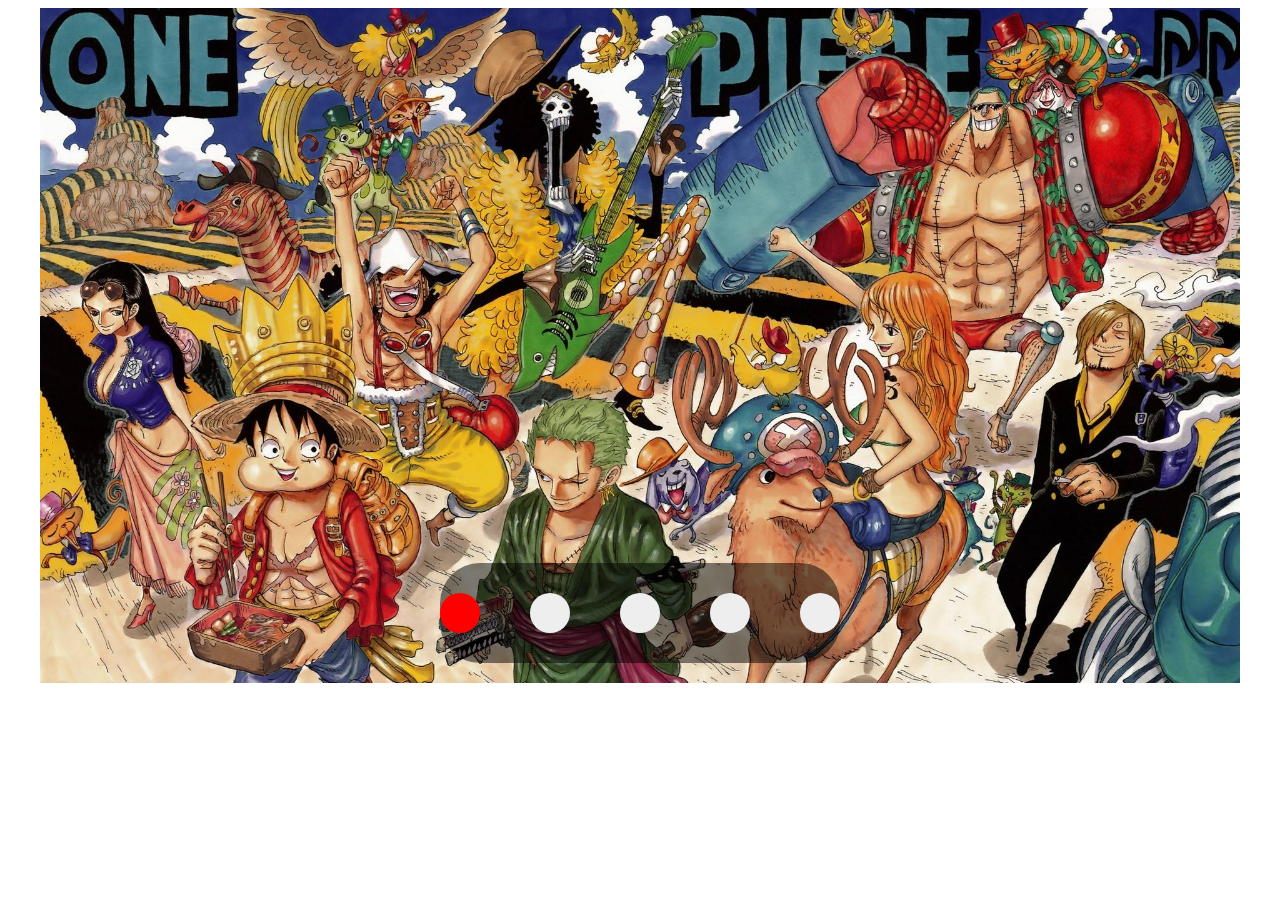
<file: touchslide/html/index.html>
<!DOCTYPE html>
<html lang="en">
<head>
	<meta charset="UTF-8">
	<title>Document</title>
	<meta id="viewport" name="viewport" content="width=device-width,initial-scale=1.0,minimum-scale=1.0,maximum-scale=1.0,user-scalable=no">
	<style>
		#con {
			
		}
		.list {
			height:3rem;
			width: 1rem;
		}
	</style>
	<script>
	  (function(){
	    var Size = document.documentElement.clientWidth/6.4,
	        oHtml = document.getElementsByTagName('html')[0];
	    oHtml.style.fontSize= Size +"px";
	  })()
	</script>
	<style>
		#sectionCon {
			width: 6rem;
			margin: 0 auto;
			position: relative;
			overflow: hidden;
		}
		#sectionCon .scroll {
			width: 6rem;
			height: 70rem;
			position: absolute;
			top:0;
			left: 0;
		}
		#sectionCon .scroll section {
			width:6rem;
			

		}
		#sectionCon .scroll section img {
			width: 100%;
		}
		#sectionCon .scroll section:nth-child(1) {
			background-color:blue;
		}
		#sectionCon .scroll section:nth-child(2) {
			background-color: red;
		}
		#sectionCon .scroll section:nth-child(3) {
			background-color: #eee;
		}
		#sectionCon .scroll section:nth-child(4) {
			background-color: blue;
		}
		#sectionCon .scroll section:nth-child(5) {
			background-color: red;
		}
		.icon {
			width: 2rem;
			height: 0.5rem;
			background-color: rgba(0,0,0,0.5);
			position: absolute;
			bottom: 0.1rem;
			left: 50%;
			margin-left: -1rem;
			z-index: 10;
			border-radius: 0.2rem;
			-webkit-display:flex;
			display:flex;
			flex-direction:row;
			align-items:center;
			justify-content:space-between;
		}
		.icon span {
			display: inline-block;
			
			width: 0.2rem;
			height: 0.2rem;
			border-radius: 0.1rem;
			background-color: #eeeeee;
			
			
			z-index: 12;
		}
		/*.icon span:nth-child(1) {
			left: 0.1rem;
		}
		.icon span:nth-child(2) {
			left: 0.4rem;
		}
		.icon span:nth-child(3) {
			right: 0.1rem;
		}*/
		.icon .active {
			background-color: red
		}
	</style>
</head>
<body>
<section id="sectionCon">
	<section class="scroll" id="scroll">
		<!-- <section>3</section> -->
		<section class="list">
			<img src="../images/pages/1.jpg" alt="">
		</section>
		<section class="list">
			<img src="../images/pages/2.jpg" alt="">
		</section>
		<section class="list">
			<img src="../images/pages/3.jpg" alt="">
		</section>
		<section class="list">
			<img src="../images/pages/4.jpg" alt="">
		</section>
		<section class="list">
			<img src="../images/pages/5.jpg" alt="">
		</section>
		<!-- <section>1</section> -->
	</section>
	<section class="icon" id="icon">
		<span class="active"></span><span></span><span></span><span></span><span></span>
	</section>
</section>
<script src="../js/pl/touchScroll.js"></script>
<script src="../js/pages/zepto.js"></script>
<script>
window.onload = function () {
	var dom = document.getElementById('sectionCon');
	var scroll = document.getElementById('scroll');
	var heightImg = $('.list img').height();
	dom.style.height = heightImg + 'px';
	$('.list').height(heightImg);
	//scroll.style.height = heightImg + 'px';
	var domScroll = new TouchScroll({
		$con:dom,autoScroll:true,direction:'vertical',autoTime:5000,scrollSpeed:300,
		callBack:function(opt){
			$('#icon').children('span').removeClass('active');
			$('#icon').children('span').eq(opt).addClass('active');
		}
	});
	domScroll.init();
}

</script>
</body>
</html>
</file>
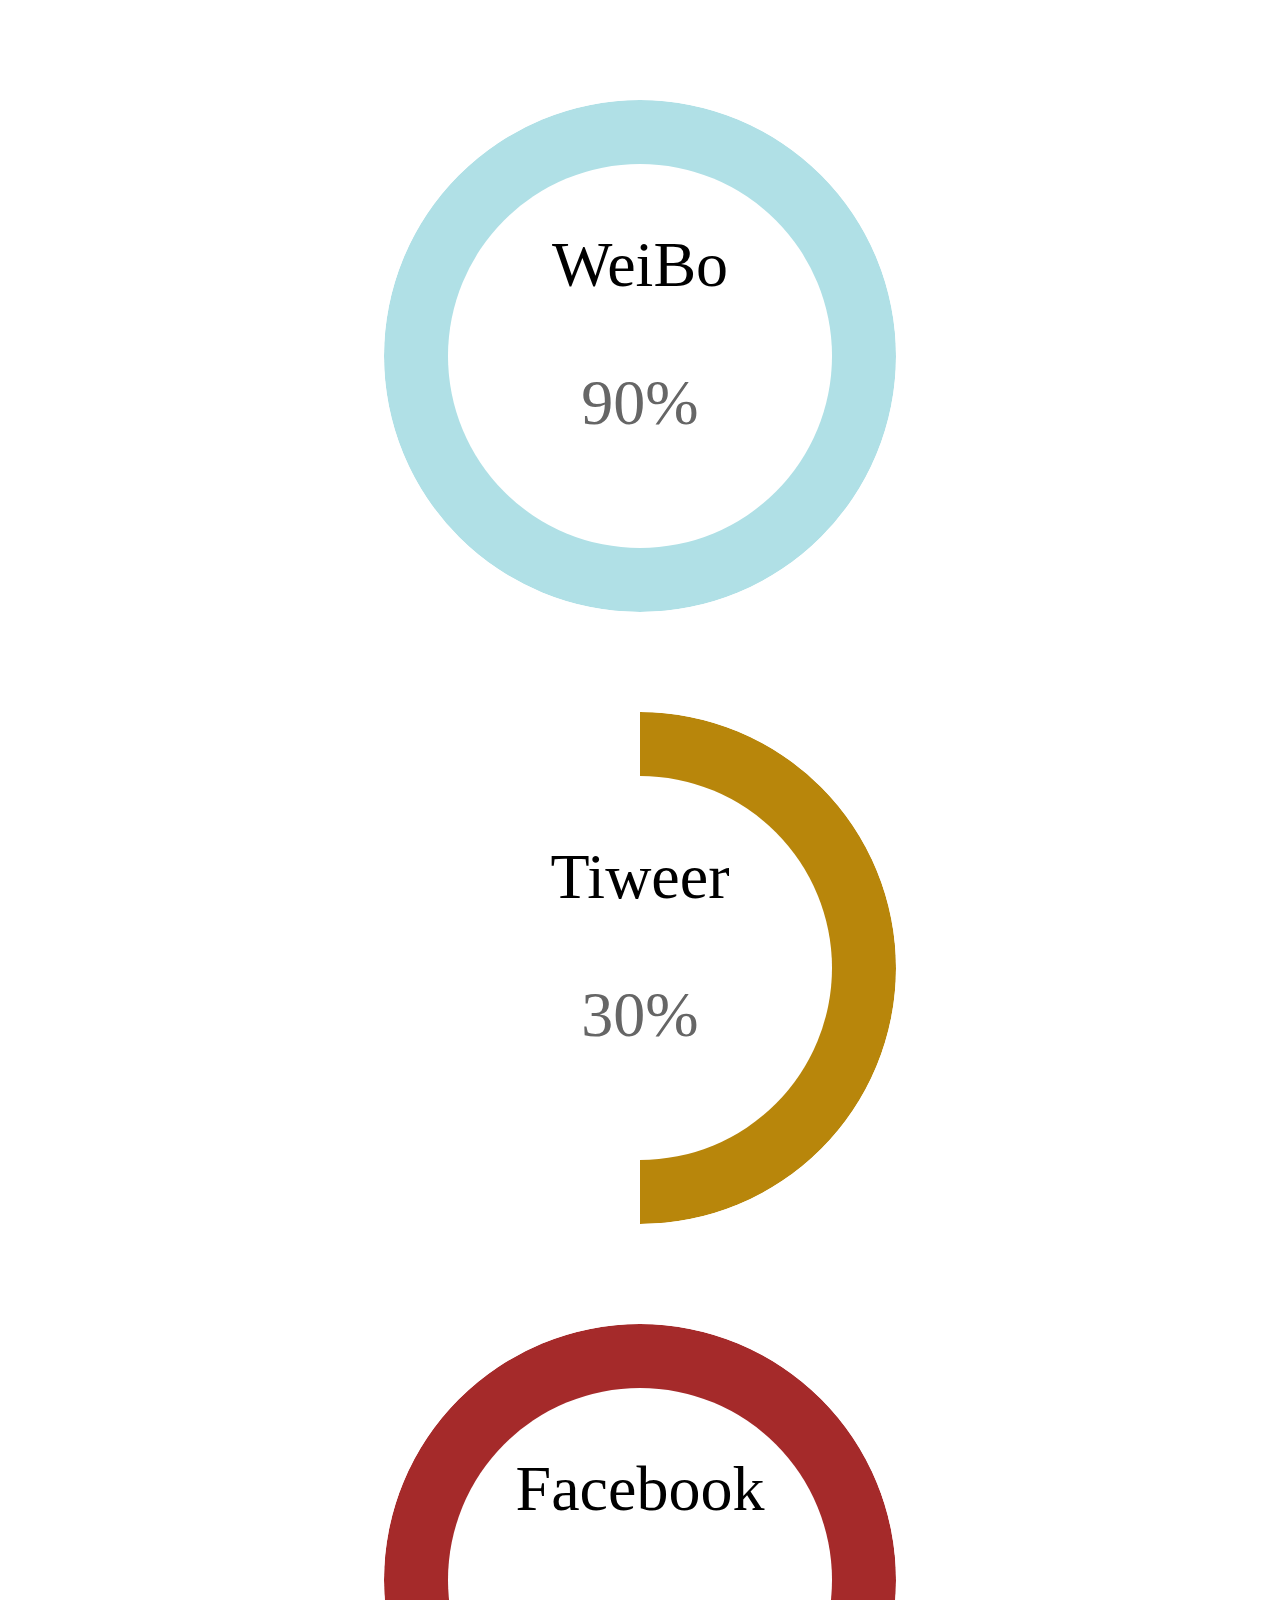
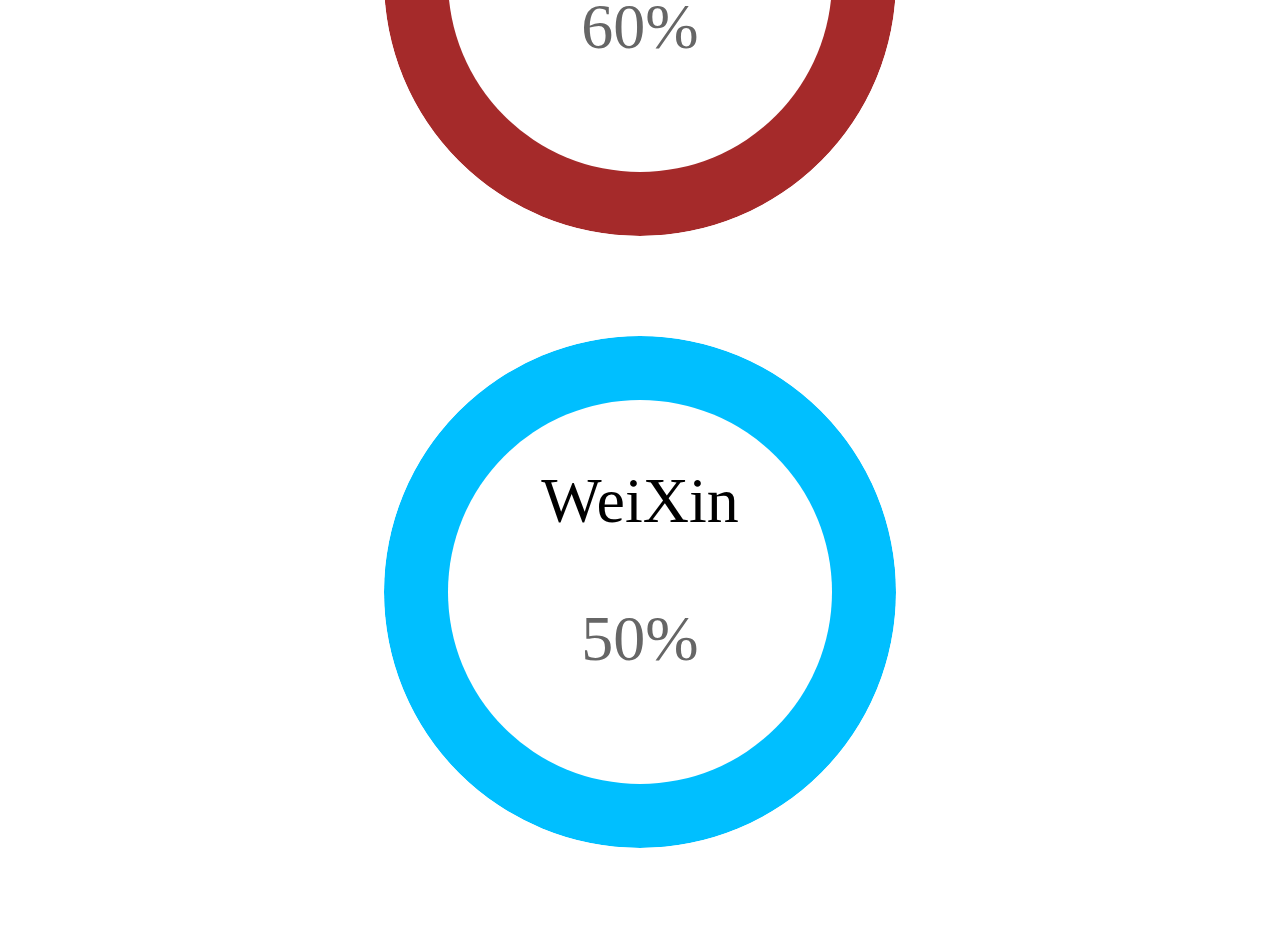
<file: chart/src/html/chart.html>
<!DOCTYPE html>
<html lang="en">
<head>
	<meta charset="UTF-8">
	<title>Document</title>
   <script>
    (function(){
      var Size = document.documentElement.clientWidth/20,
          oHtml = document.getElementsByTagName('html')[0];
      oHtml.style.fontSize= Size +"px";
    })()
  </script>
<style>
 /*@-webkit-keyframes rotateB {
   0%{transform:rotateZ(180deg);}
    100%{transform:rotateZ(360deg);}
  }
  @-webkit-keyframes rotateA {
    
    0%{transform:rotateZ(180deg);}

    100%{transform:rotateZ(270deg);}

  }*/
  .loading{margin:100px auto; width: 8em; height: 8em; position: relative;}

  .loading .progress{position: absolute; width: 6em; height:6em; background-color: white; border-radius: 50%; left: 1em; top: 1em; text-align: center;}
  .loading .progress .moveText {width:100%;-webkit-transform:translate(-0.5rem);-webkit-transition:-webkit-transform 1s linear;}
  .progress .moveText p {font: 1rem 'Microsoft YaHei';}
  .ChartName {}
  .ChartPer {color:#666666;}
  .left,.right{width: 4em;height: 8em;overflow: hidden;position: relative; float: left;}
  .left{ border-radius: 8em 0 0 8em;}
  .right{ border-radius: 0 8em 8em 0;}
  .leftRadius,.leftRadius2,.leftRadius3,.leftRadius4 {position:absolute; display:block; width: 4em;height: 8em;border-radius: 8em 0 0 8em;transform-origin:right center;}
  .rightRadius,.rightRadius2,.rightRadius3,.rightRadius4 {position:absolute; display:block; width: 4em;height: 8em;border-radius: 0 8em 8em 0;transform-origin:left center;}
  .PowderBlue {background-color: #B0E0E6;}
  .Aqua {background-color: #00FFFF;}
  .Brown {background-color: #A52A2A;}
  .DarkGoldenRod {background-color: #B8860B;}
  .DeepSkyBlue {background-color: #00BFFF;}
  

  }
</style>
</head>
<body>
<div class="loading">
 <div class="left" id="left">
   <div class="leftRadius PowderBlue"></div>
 </div>
 <div class="right" id="right">
   <div class="rightRadius PowderBlue"></div>
 </div>
 <div class="progress">
  <div class="moveText" id="moveText">
    <p class="ChartName">WeiBo</p>
    <p class="ChartPer">90%</p>
  </div>
</div>
</div>

<div class="loading">
 <div class="left" id="left2">
   <div class="leftRadius2 DarkGoldenRod"></div>
 </div>
 <div class="right" id="right2">
   <div class="rightRadius2 DarkGoldenRod"></div>
 </div>
 <div class="progress">
  <div class="moveText" id="moveText2">
    <p class="ChartName">Tiweer</p>
    <p class="ChartPer">30%</p>
  </div>
</div>
</div>

<div class="loading">
 <div class="left" id="left3">
   <div class="leftRadius3 Brown"></div>
 </div>
 <div class="right" id="right3">
   <div class="rightRadius3 Brown"></div>
 </div>
 <div class="progress">
  <div class="moveText" id="moveText3">
    <p class="ChartName">Facebook</p>
    <p class="ChartPer">60%</p>
  </div>
</div>
</div>

<div class="loading">
 <div class="left" id="left4">
   <div class="leftRadius4 DeepSkyBlue"></div>
 </div>
 <div class="right" id="right4">
   <div class="rightRadius4 DeepSkyBlue"></div>
 </div>
 <div class="progress">
  <div class="moveText" id="moveText4">
    <p class="ChartName">WeiXin</p>
    <p class="ChartPer">50%</p>
  </div>
</div>
</div>
<script>
	window.onload = function(){
		var $left = document.getElementById('left'),
      $TextCon = document.getElementById('moveText'),
       $left2 = document.getElementById('left2'),
      $TextCon2 = document.getElementById('moveText2'),
       $left3 = document.getElementById('left3'),
      $TextCon3 = document.getElementById('moveText3'),
       $left4 = document.getElementById('left4'),
      $TextCon4 = document.getElementById('moveText4'),
			per = 0,
			time = 1,
		  flag = 0,
      ruleA = '',
      ruleB = '';

      var FanChart = function($left,leftClass,rightClass,$TextCon,ArgPer,ArgTime){
        var per = ArgPer || 1,
            time = ArgTime || 1;
            sheet = document.createElement('style');
        sheet.type = 'text/css';
        sheet.innerHTML = '*{}';
        document.getElementsByTagName('head')[0].appendChild(sheet);
        var sheetLength = document.styleSheets.length;
        var cssRule = document.styleSheets[sheetLength - 1];
        if(per > 0.5){
          ruleA = '@-webkit-keyframes rotateA'+ flag +' {0%{transform:rotateZ(180deg);}100%{transform:rotateZ('+ per*360 +'deg);}}';
          ruleB = '@-webkit-keyframes rotateB' + flag + ' {0%{transform:rotateZ(180deg);}100%{transform:rotateZ(360deg);}}';
          cssRule.insertRule(ruleB,1);
          cssRule.insertRule(''+ rightClass + '{-webkit-animation:rotateB'+ flag +' '+ time*0.5 +'s linear  forwards;}',2);
          cssRule.insertRule(ruleA,3);
          cssRule.insertRule(''+ leftClass +'{-webkit-animation:rotateA'+ flag +' '+ (per - 0.5)*time +'s linear '+ time*0.5 +'s  both;}',4);
        }else{
          $left.style.visibility = 'hidden';
          ruleB = '@-webkit-keyframes rotateB'+ flag +' {0%{transform:rotateZ(180deg);}100%{transform:rotateZ('+ (180 + per*360) + 'deg);}}';
          cssRule.insertRule(ruleB,1);
          cssRule.insertRule(''+ rightClass +'{-webkit-animation:rotateB'+ flag +' '+ time*0.5 +'s linear  forwards;}',2);
        }
        $TextCon.style.webkitTransform = 'translate(0)';
        flag ++;
      }
      FanChart($left,'.leftRadius','.rightRadius',$TextCon,0.9,1);
      FanChart($left2,'.leftRadius2','.rightRadius2',$TextCon2,0.3,1);
      FanChart($left3,'.leftRadius3','.rightRadius3',$TextCon3,0.6,1);
      FanChart($left4,'.leftRadius4','.rightRadius4',$TextCon4,0.56,1);

	}
</script>
</body>
</html>
</file>
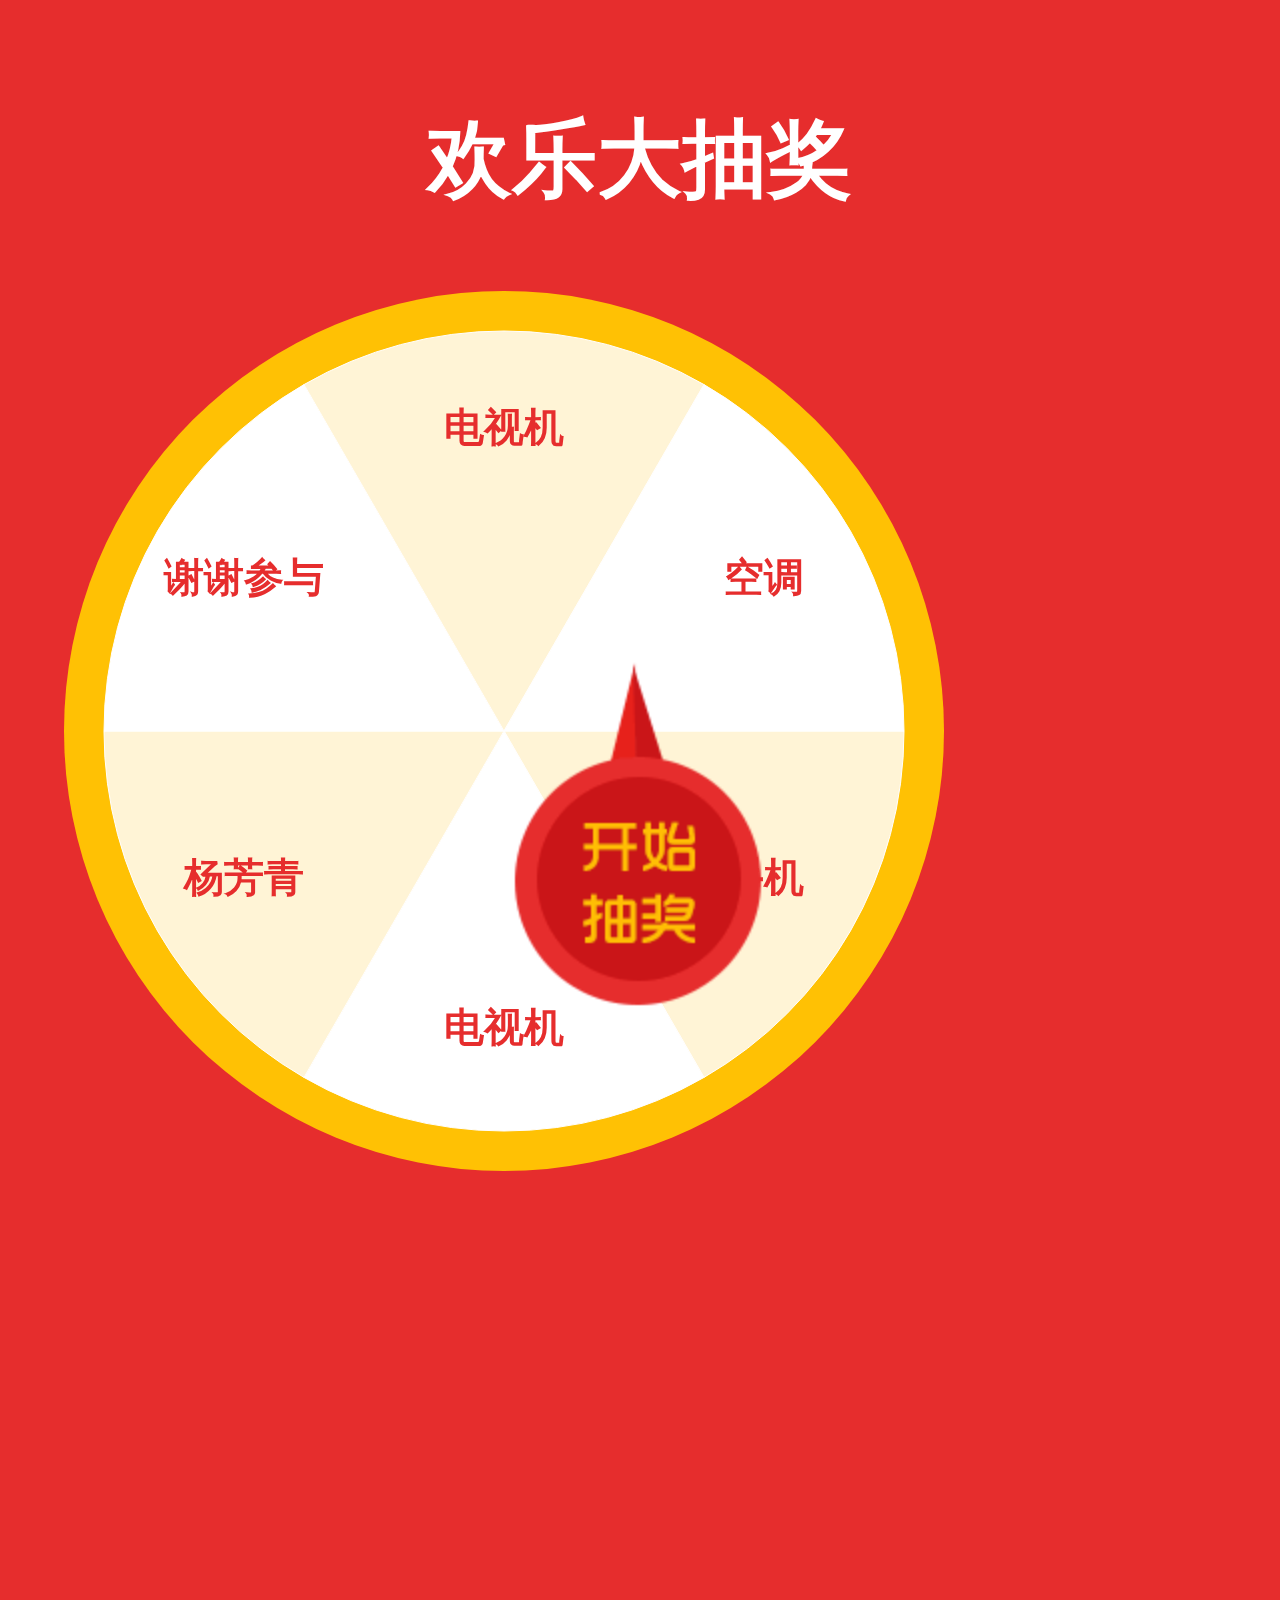
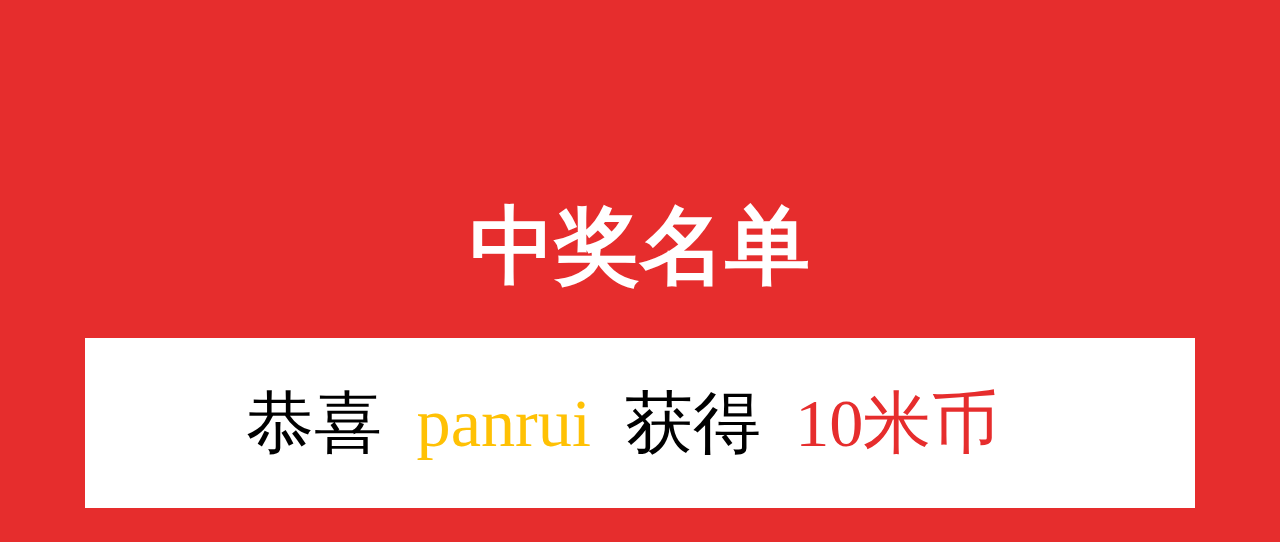
<file: lottery/src/html/lottery.html>
<!DOCTYPE html>
<html>
<head>
    <title>template</title>
    <meta charset="UTF-8">
    <script src="../js/pages/jquery.js"></script>
      <!-- endbuild -->
    <script>
	  (function(){
	    var Size = document.documentElement.clientWidth/7.5,
	        oHtml = document.getElementsByTagName('html')[0];
	    oHtml.style.fontSize= Size +"px";
	  })()
	</script>
    <style>
		*{margin: 0;padding: 0;}
		body {background-color:#e62d2d;text-align: center; }
		.lotteryTitle {width: 6.7rem;height: .68rem;margin: .6rem auto .4rem;text-align: center;line-height: 0.68rem;}
		.title {font:bold 0.5rem 'Microsoft YaHei';color:#fff;}
		.lotteryCon {width: 6.8rem;height: 6.8rem;margin: 0 auto 2rem auto;position: relative;}
		.lotteryCon img {position: absolute;top:50%;left: 50%;margin-left: -133px;margin-top: -210px;}
		.lotteryButton {width: 3.5rem;height: 1.0rem;margin: 1rem auto;background-color: #0080FF;line-height: 1.0rem;text-align: center;border-radius: 0.2rem;}
		.lotteryButton a {font:0.5rem 'Microsoft YaHei';color:#ffffff;text-decoration: none;}

		.mask {display: none;width: 100%;height: 100%;background: rgba(0,0,0,0.5);position: absolute;top:0;left: 0;z-index: 10;text-align: center;}
		.alert {width: 4.6rem;position: absolute;top:30%;left: 50%;margin-left: -2.3rem;height:2rem;border-radius: 0.2rem;background-color: #ffffff;padding-top: 0.2rem}
		.alert p {font-size: 0.4rem;}
		.mask span {width: 2rem;height: 0.6rem;text-align: center;line-height: 0.8rem;position: absolute;top:50%;left: 50%;margin-left: -1rem;font:0.4rem 'Microsoft YaHei';display: block;background: #0080FF;border-radius: 0.3rem;color: #ffffff;}
		.con {
			width: 6.8rem;
			height: 6.8rem;
			margin: 0 auto;
		}
		.canvas {
			/*-webkit-transform:rotate(-90deg);*/
			
		}
		.canvas_animation {-webkit-transition:-webkit-transform 4s ease;}

		/*滚动样式*/
		.lotteryList {width: 6.5rem;height: 1rem;margin: 0.2rem auto;position: relative;background-color: #fff;overflow: hidden;}
		.scroll_con {width:100%;height: 20rem;position: absolute;top: 0;left: 0;}
		.scroll_con section {width: 100%;height: 1rem;text-align: center;line-height: 1rem;}
		.scroll_con p, .scroll_con span{font-size: 0.4rem;font-family: 'Microsoft YaHei';}
		.name {color:#ffc104;margin: 0 0.2rem;}
		.award {color:#e62d2d;margin: 0 0.2rem;}
    </style>
</head>
<body>
	<section class="lotteryTitle">
		<p class="title">欢乐大抽奖</p>
	</section>
	<section class="lotteryCon"> 
		<!-- <img class="table table_animation" id="tableImg" src="../images/pages/table.png" height="560" width="560" alt="table">
		<img class="target"  src="../images/pages/target.png" height="64" width="504" alt="zhen"> -->
		<canvas id="cartoon" width="" height="" class="canvas canvas_animation"></canvas>
		<img id="clickButton" src="../images/pages/turnplate-pointer.png" height="358" width="266" alt="">
	</section>
	<p  class="title">中奖名单</p>
	<section class="lotteryList"  >
		<section class="scroll_con">
			<section><p>恭喜<span class="name">panrui</span>获得<span class="award">10米币</span></p></section>
			<section><p>恭喜<span class="name">yangfangqing</span>获得<span class="award">10米币</span></p></section>
			<section><p>恭喜<span class="name">xxxxff</span>获得<span class="award">10米币</span></p></section>
			<section><p>恭喜<span class="name">wwwedsas</span>获得<span class="award">10米币</span></p></section>
			<section><p>恭喜<span class="name">panrui</span>获得<span class="award">10米币</span></p></section>
		</section>
	</section>
	<section class="mask" id="mask"> 
		<!-- <img id="maskImg" src="../images/pages/alert.png" height="162" width="330" alt="alert"> -->
		<section class="alert" id="maskImg">
			<p>你获得的奖品为:</p><span id="txt"></span>
		</section>
		<!-- <span>再次抽奖</span> -->
	</section>
	<script>
		// $scope = [
		// 			{
		// 				scale:0.5;color:'#6bb7c7';txt:'手机'
		// 			},{
		// 				scale:0.25;color:'#d79d91';txt:'电视机'
		// 			},{
		// 				scale:0.125;color:'#6bb7c7';txt:'净化器'
		// 			},{
		// 				scale:0.125;color:'#d79d91';txt:'谢谢参与';
		// 			}
		// ]
		$scope = {
					fontSize:'40px',
					font:'Microsoft YaHei',
					fontColor:'#e62d2d',
					radius:400,
					ConRadius:440,
					lotteryData:[{color:'#fff4d6',txt:'手机',imgSrc:'../images/pages/u18.png'},{color:'#ffffff',txt:'电视机',imgSrc:'../images/pages/u22.png'},{color:'#fff4d6',txt:'杨芳青',imgSrc:'../images/pages/share_weixin.png'},{color:'#ffffff',txt:'谢谢参与',imgSrc:'../images/pages/share_friends_circle.png'},{color:'#fff4d6',txt:'电视机',imgSrc:'../images/pages/share_copy.png'},{color:'#ffffff',txt:'空调',imgSrc:'../images/pages/u22.png'}]
				}
	</script>

<script>
	
	$(function(){
		var offsetLength = 0;
		function cat(){
			offsetLength = offsetLength - 1;
			$('.scroll_con').animate({top: offsetLength +'rem'}, 800,function(){
				if(offsetLength === -4){
					$('.scroll_con').css('top','0');
					offsetLength = 0;
				}else{
					return
				}
			})
		}
		//cat();
		var setTime = setInterval(cat,2000)
		
	})
</script>
 <!-- endbuild -->
<script>
var canvas = document.getElementById("cartoon");
		var  clientWidth = document.documentElement.clientWidth;
		//根据设计图中的canvas画布的占比进行设置
		var canvasWidth = Math.floor(clientWidth*680/750);
		canvas.setAttribute('width',canvasWidth+'px');
		canvas.setAttribute('height',canvasWidth+'px');
	window.onload = function(){

		var 
			$clickButton = document.getElementById('clickButton'),
			$maskImg = document.getElementById('maskImg'),
			$mask = document.getElementById('mask'),
			$txt = document.getElementById('txt'),
			//转动的总角度，现在是1080+
			angle = 0,
			//每个扇面的角度
			scale = 0,
			//随机获取到的角度，决定停留在哪个扇面
			randomAngle = 0,
			//存放获取的奖品index
			lotteryNum = 0;
			activeClass = canvas.className;
			//turn = 0;
		//获取参数
		var arg = $scope.lotteryData;
		var num = arg.length;
		scale = 360 / arg.length ;
		//完全随机抽奖,返回停止的角度
		function randomLottery() {
			return parseInt(Math.random() * 360);
		} 
		//后台请求抽奖，返回停止的角度
		function getNumLottery(num) {
			//get请求,获得参数,实际方式为请求
			var getAngel = 0;
			lotteryNum = parseInt(Math.random() * num);
			getAngel =  - lotteryNum*scale + (-90) - parseInt(Math.random()*scale);
			console.log(lotteryNum);
			return getAngel;
		}
		function draw(){
			var ctx = canvas.getContext("2d");
			var anglePI = Math.PI*2 / arg.length;
			ctx.arc(444,444,$scope.ConRadius,0,Math.PI*2,false);
			ctx.fillStyle = '#ffc104';
			ctx.fill();
	        for (var i = 0; i < arg.length; i++) {
	        	ctx.beginPath();
	        		var beginPI = arg[i-1]?i*anglePI:0;
	        		ctx.strokeStyle = '#fff';
		         	ctx.arc(444,444,$scope.radius,beginPI,anglePI*(i+1),false);
		         	ctx.lineTo(444,444);
		         	 // ctx.lineTo(444+400*Math.sin(Math.PI*0.5),444-400*Math.sin(Math.PI*0.5));
		         	ctx.fillStyle = arg[i].color;
	            	ctx.fill();
		         	// ctx.arc(100,150,50,Math.PI*0.75,Math.PI*2,false);
		         	// ctx.lineTo(100,150);
				    ctx.closePath();
				    ctx.stroke();
				// var img = new Image();
				
				// img.onload = function(){
				// 	ctx.drawImage(img,444+$scope.radius*0.5*Math.cos(anglePI*(i+0.5)),444+$scope.radius*0.5*Math.sin(anglePI*(i+0.5)))
				// }
				// img.src = arg[i].imgSrc;

			    ctx.font = 'bold ' + $scope.fontSize + ' ' + $scope.font;
         		ctx.fillStyle = $scope.fontColor;
         		ctx.textAlign='center';
         		ctx.textBaseline = 'middle';
	         	ctx.fillText(arg[i].txt, 444+$scope.radius*0.75*Math.cos(anglePI*(i+0.5)),444+$scope.radius*0.75*Math.sin(anglePI*(i+0.5)));
	        };
    	}
    	//调用函数
    	draw();
		$clickButton.addEventListener('click',function(e){
			//console.log(Math.random());
			//turn = parseInt(Math.random() * 360);
			canvas.className = 'canvas canvas_animation';
			/*两种方案，1、后台传递参数决定停留在何处，参数为index序号(0,1,2,..)
						2、通过随机数随机生成奖品项目数的编号，完全随机抽奖
			*/
			//randomAngle = parseInt(Math.random() * 360)
			//暂定为完全随机
			randomAngle = getNumLottery(num);
			angle =  -1080 + randomAngle;
			console.log(angle);
			canvas.style.webkitTransform = 'rotate(' + angle + 'deg)';
		})
		$maskImg.addEventListener('click',function(e){
			canvas.style.webkitTransform = 'rotate(0deg)';
			$mask.style.display = 'none';
			//canvas.className = 'table table_animation';
		})
		canvas.addEventListener('webkitTransitionEnd',function(e){
			//获取配置参数的个数
			
			// for(var i = 0;i < num;i++){
			// 	//(function(){
			// 		var begin = arg[i-1]?i*scale:0;
			// 		if(randomAngle >= begin && randomAngle < (i+1)*scale){
			// 			$txt.innerHTML = arg[i].txt;
			// 			break;
			// 		}
			// 	//})(i)
			// }
			$txt.innerHTML = arg[lotteryNum].txt;
			$mask.style.display = 'block';
			canvas.className = activeClass.split(' ')[0];
			//console.log(canvas.className);
			//canvas.style.webkitTransform = 'rotate(0deg)';
		})

	}
</script>
</body>
</html>
</file>
